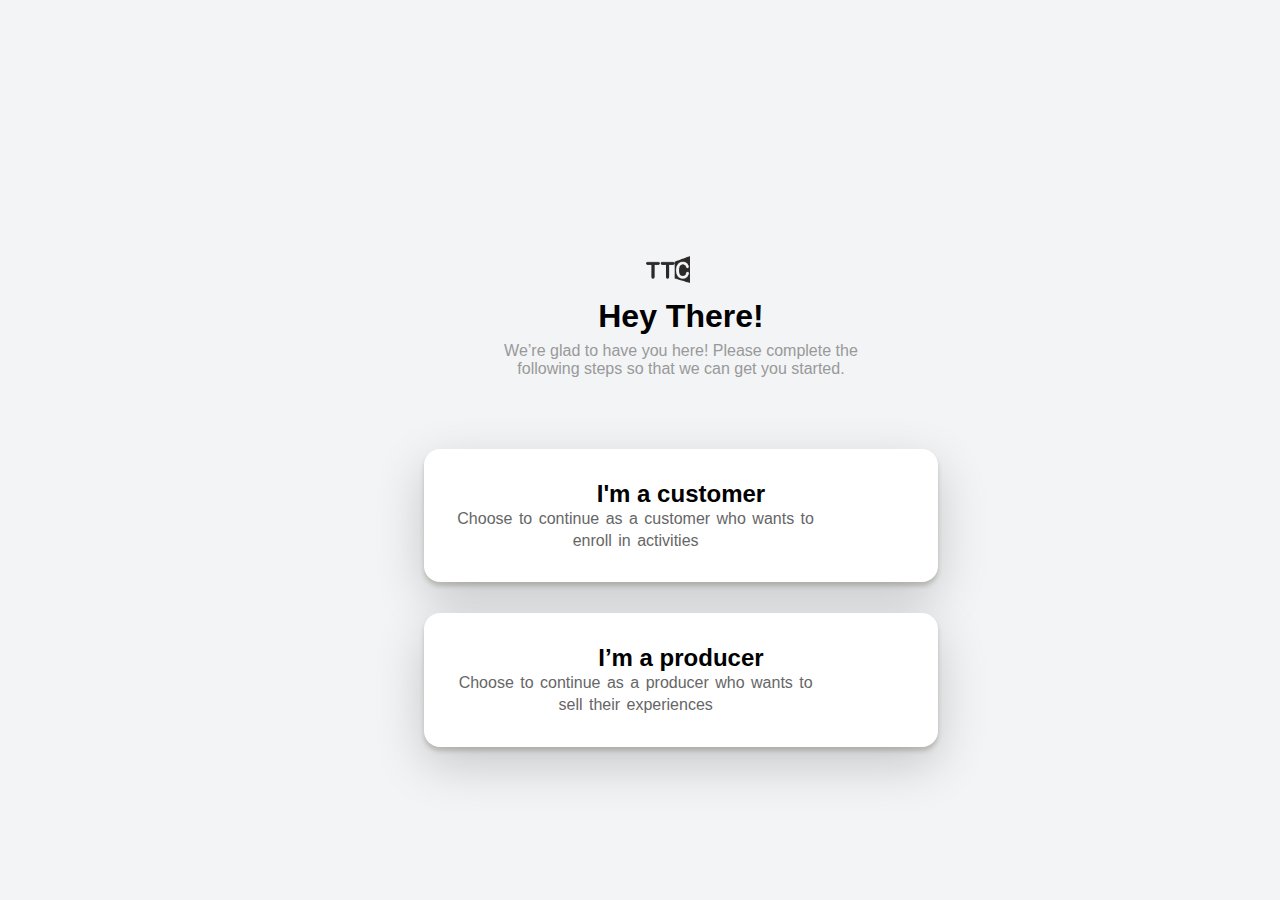
<file: login.html>
<!DOCTYPE html>
<html lang="en">
<head>
    <meta charset="UTF-8">
    <meta name="viewport" content="width=device-width, initial-scale=1.0">
    <title>Choose b/w customer & user</title>
    <link rel="stylesheet" href="login.css">
</head>
<body>
    <div class="container">

        <div class="left-side">
            <img src="Landingpage.jpg">
        </div>

        <div class="right-side">
            <div class="logo">
                <img src="logo.png">
                <h1>Hey There!</h1>
                <p>We’re glad to have you here! Please complete the <br>following steps so that we can get you started.</p>
                <div class="Rectangle16"></div>
                <div class="Rectangle17"></div>
                <div class="Rectangle19"></div>
                <div class="Rectangle18"></div>
            </div>

            <div class="options">
                <div class="first">
                    <a href="login2.html">
                        <h2>I'm a customer</h2>
                        <p>Choose to continue as a customer who wants to enroll in activities</p>
                    </a>
                </div>
                <div class="second">
                    <a href="login2.html">
                        <h2>I’m a producer</h2>
                        <p>Choose to continue as a producer who wants to sell their experiences</p>
                    </a>
                </div>
            </div>
        </div>
    </div>
</body>
</html>
</file>
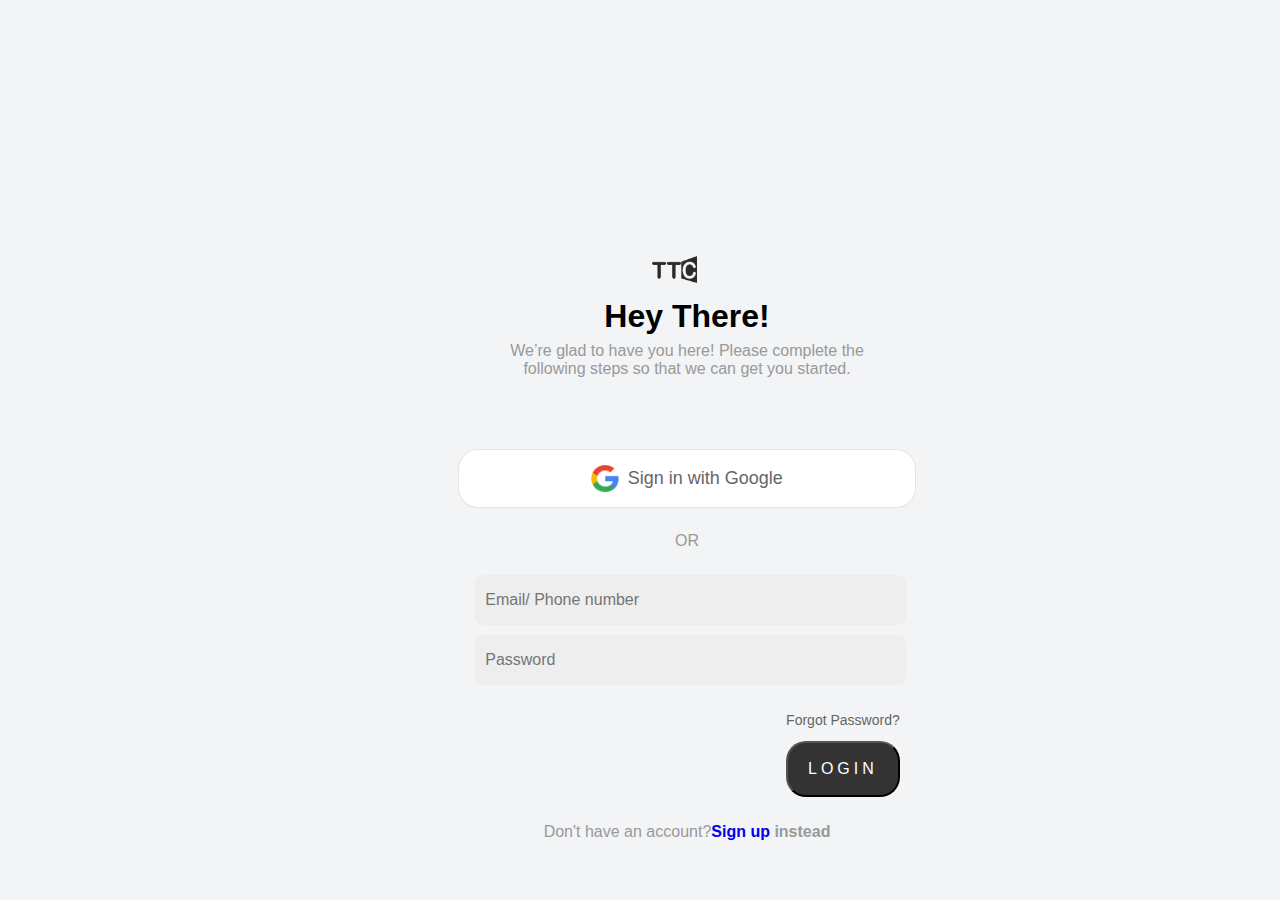
<file: login2.html>
<!DOCTYPE html>
<html lang="en">
<head>
    <meta charset="UTF-8">
    <meta name="viewport" content="width=device-width, initial-scale=1.0">
    <title>login</title>
    <link rel="stylesheet" type="text/css" href="login2.css">
  
</head>
<body>

    <div class="container">

        <div class="left-side">
            <img src="Landingpage.jpg">
        </div>

        <div class="right-side">
            <div class="logo">
                <img src="logo.png">
                <h1>Hey There!</h1>
                <p>We’re glad to have you here! Please complete the <br>following steps so that we can get you started.</p>
                <div class="Rectangle16"></div>
                <div class="Rectangle17"></div>
                <div class="Rectangle19"></div>
                <div class="Rectangle18"></div>
            </div>

           <button class="btn2"><img src="google.png" class="google">Sign in with Google</button>
           <p class="or">OR</p>
      
           <!-- FORM -->
           <div class="Form">
            <input type="text" id="Email" placeholder="Email/ Phone number"></input>
            <input type="password" id="password" placeholder="Password"></input>
            </div>
            <p class="pass">Forgot Password?</p>

           <button class="btn"><a href="login3.html">LOGIN</a></button>
           <p class="account">Don't have an account?<b><a href="#">Sign up</a>&nbsp;instead</b></p> 

           </div>
        </div>
    </div>

</body>
</html>
</file>
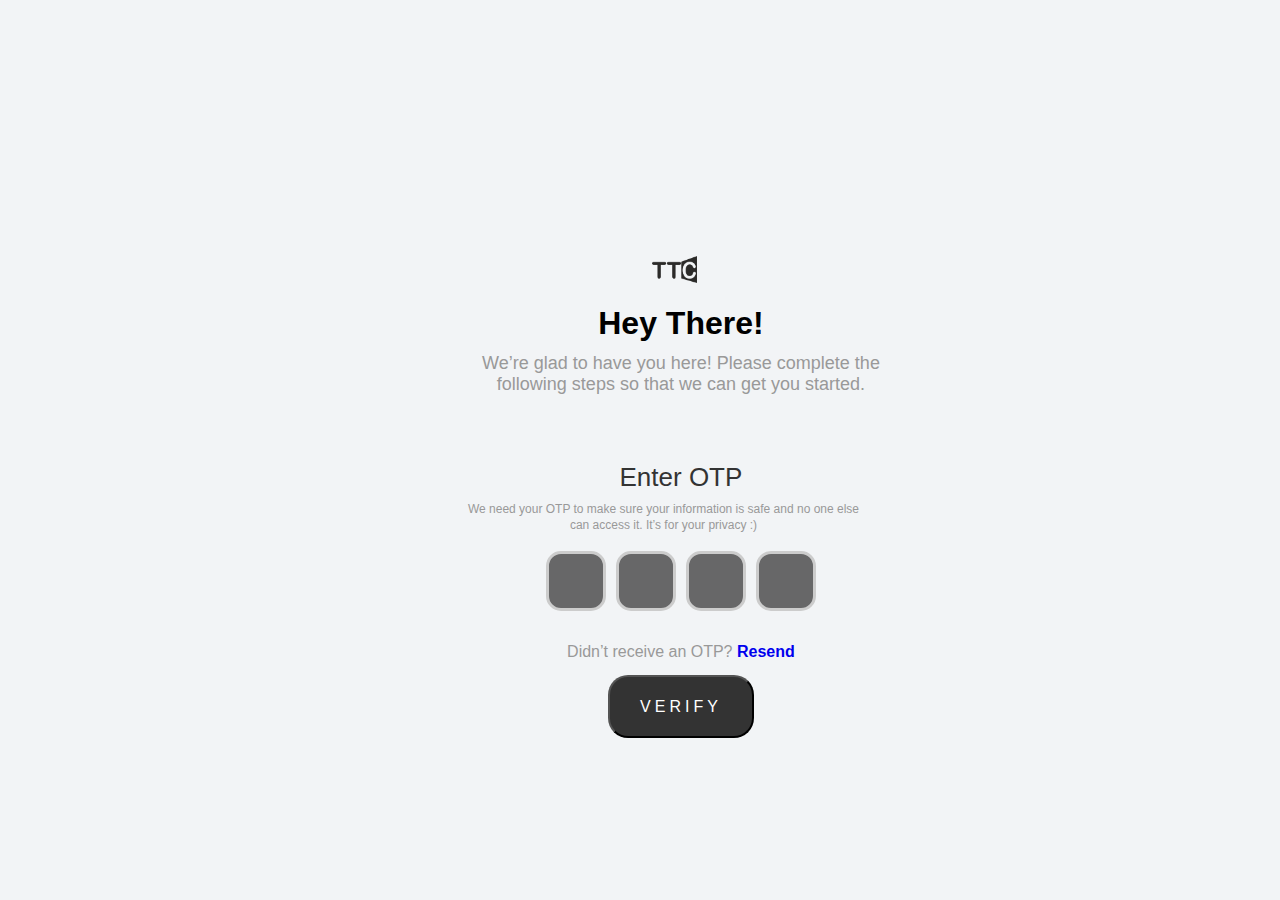
<file: login3.html>
<!DOCTYPE html>
<html lang="en">
<head>
    <meta charset="UTF-8">
    <meta name="viewport" content="width=device-width, initial-scale=1.0">
    <title>verify account</title>
    <link rel="stylesheet" href="login3.css">
</head>
<body>
    <div class="container">

        <div class="left-side">
            <img src="Landingpage.jpg">
        </div>

        <div class="right-side">
            <div class="logo">
                <img src="logo.png">
                <h1>Hey There!</h1>
                <p>We’re glad to have you here! Please complete the <br>following steps so that we can get you started.
                </p>
                <div class="Rectangle16"></div>
                <div class="Rectangle17"></div>
                <div class="Rectangle19"></div>
                <div class="Rectangle18"></div>

                <h2 class="heading">Enter OTP</h2>
                <h3>We need your OTP to make sure your information is safe and no one else can access it. It’s for your privacy :)</h3>
            </div>

            <br>
            <div class="otp-container">
                <input type="text" class="otp-input" maxlength="1">
                <input type="text" class="otp-input" maxlength="1">
                <input type="text" class="otp-input" maxlength="1">
                <input type="text" class="otp-input" maxlength="1">
            </div>

            <p class="account">Didn’t receive an OTP?<b><a href="#"> Resend</a></b></p>
            <button class="btn"><a href="login4.html">VERIFY</a></button>
        </div>
    </div>
</body>

<!-- script -->
<script>
    const otpInputs = document.querySelectorAll(".otp-input");

    otpInputs.forEach(function (input, index) {
        input.addEventListener("input", function () {
            if (input.value.length === 1) {
                // Move to the next input field
                if (index < otpInputs.length - 1) {
                    otpInputs[index + 1].focus();
                }
            } else if (input.value.length === 0) {
                // Move to the previous input field when backspacing
                if (index > 0) {
                    otpInputs[index - 1].focus();
                }
            }
        });
    });
</script>
    
</body>
</html>
</file>
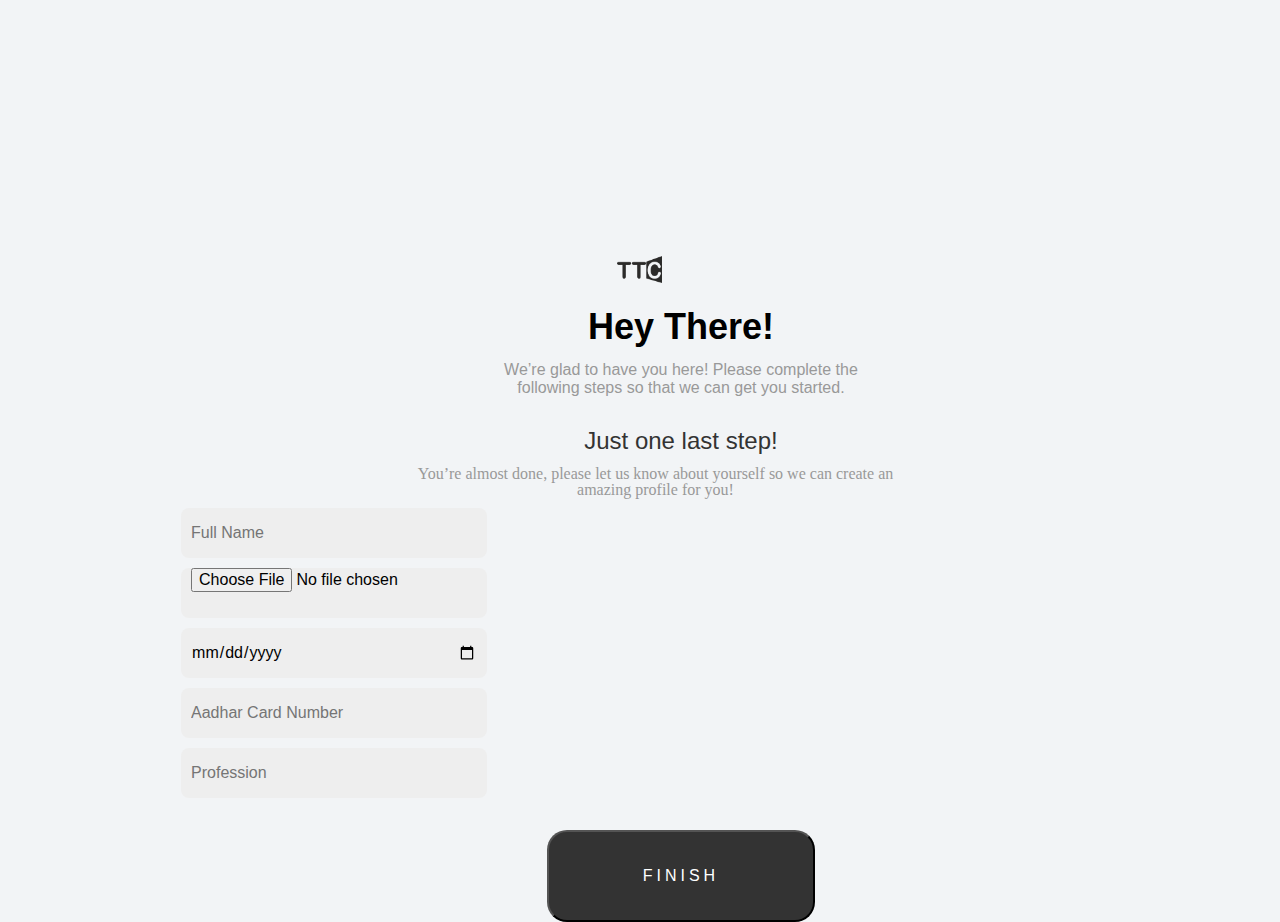
<file: login4.html>
<!DOCTYPE html>
<html lang="en">
<head>
    <meta charset="UTF-8">
    <meta name="viewport" content="width=device-width, initial-scale=1.0">
    <title>Personal Info</title>
    <link rel="stylesheet" type="text/css" href="login4.css">
</head>
<body>
    <div class="container">

        <div class="left-side">
            <img src="Landingpage.jpg">
        </div>

        <div class="right-side">
            <div class="logo">
                <img src="logo.png">
                <h1>Hey There!</h1>
                <p>We’re glad to have you here! Please complete the <br>following steps so that we can get you started.
                </p>
                <div class="Rectangle16"></div>
                <div class="Rectangle17"></div>
                <div class="Rectangle19"></div>
                <div class="Rectangle18"></div>

                <h2 class="heading">Just one last step!</h2>
                <h5>You’re almost done, please let us know about yourself so we can create an amazing profile for you!</h5>
            </div>   
            
             <!-- FORM -->
            <div class="Form">
                <input type="text" id="name" placeholder="Full Name">
                <input id="image" type="file" name="profile_photo" placeholder="Photo" required="" capture>
                <input type="date"  placeholder="D.O.B">
                <input type="text" data-type="adhaar-number" placeholder="Aadhar Card Number" maxLength="12">
                <input type="text" id="profession" placeholder="Profession">
            </div>
            <button class="btn"><a href="QR Code.html">FINISH</a></button>
</body>
</html>
</file>
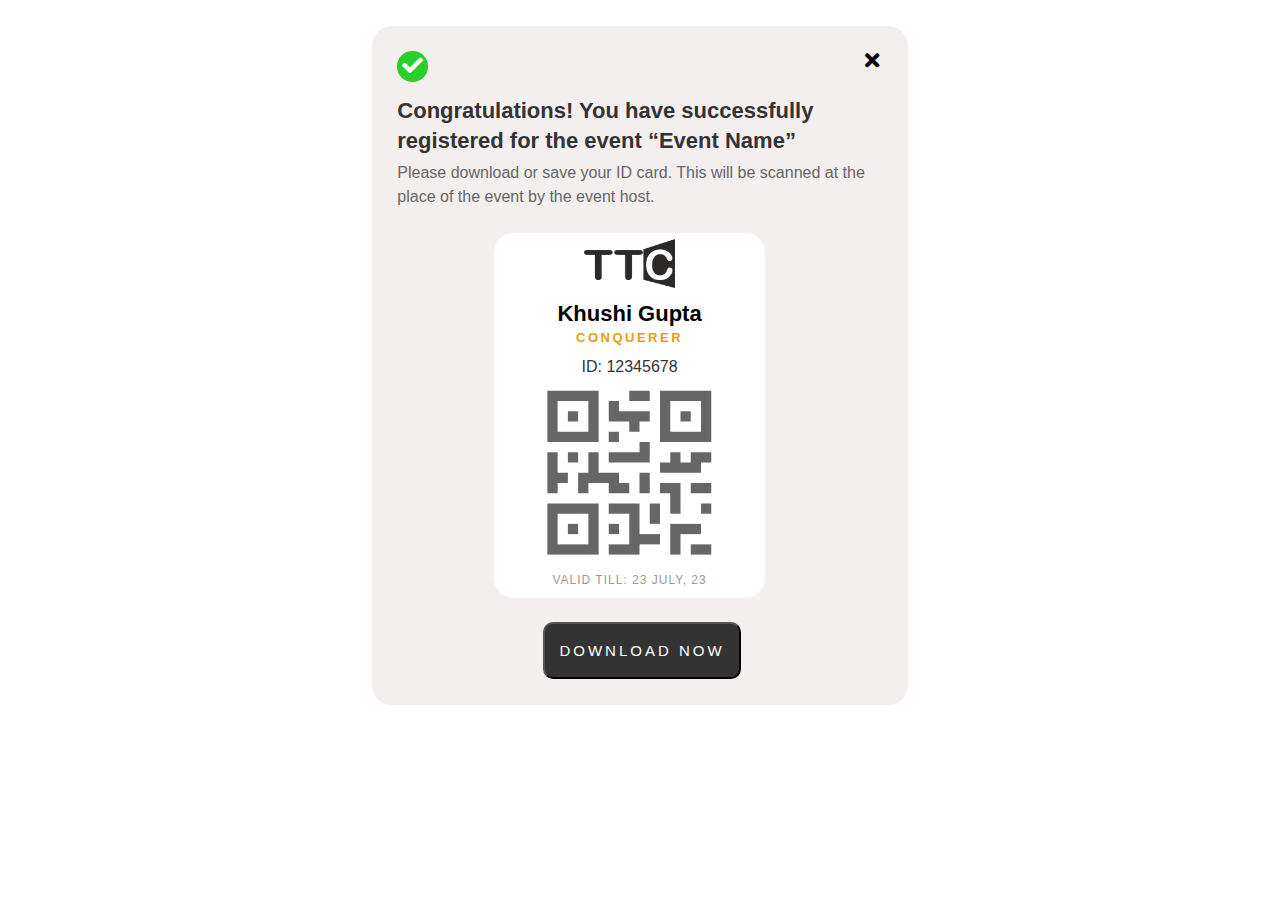
<file: QR Code.html>
<!DOCTYPE html>
<html lang="en">
<head>
    <meta charset="UTF-8">
    <meta name="viewport" content="width=device-width, initial-scale=1.0">
    <title>ID CARD Generation</title>
    <link rel="stylesheet" href="QR Code.css">
    <link href="https://cdnjs.cloudflare.com/ajax/libs/font-awesome/5.15.1/css/all.min.css" rel="stylesheet"/>
    <link rel="stylesheet" href="https://unpkg.com/boxicons@latest/css/boxicons.min.css">
</head>
<body>

<div class="container">

  <div class="content">
    <div class="icons">
      <i class="fa fa-check tick"></i>
      <i class="fa fa-times cross"></i>
    </div>
    <h1>Congratulations! You have successfully registered for the event “Event Name”</h1>
    <p class="para">Please download or save your ID card. This will be scanned at the place of the event by the event host.</p>
    <div class="card">
       <img src="logo.png" class="logo">
       <h2>Khushi Gupta</h2>
       <p class="conquer">CONQUERER</p>
       <p class="id">ID: 12345678</p>
       <img src="qr-code 1.jpg" class="qr">
       <p class="validity">VALID TILL: 23 JULY, 23</p>
    </div>
    <button class="btn">DOWNLOAD NOW</button>
  </div>

</div>

</body>
</html>
<!-- <!DOCTYPE html>
<html lang="en">
<head>
    <meta charset="UTF-8">
    <meta name="viewport" content="width=device-width, initial-scale=1.0">
    <title>Event Registration Card</title>
    <link rel = "stylesheet" type=" text/css" href="QR Code.css">
</head>
<body>
    <div class="card1">
        <button id="close-button" class="close-button">Close</button>
        <h1><center>Congratulations!</center></h1><p>You have successfully registered for the event "Event Name".</p>
        <p>Please download or save your ID card. This will be scanned at the place of the event by the event host.</p>
    
      <div class="card2">
        <br>
    <div class="logo"> </div>
      <br>
    <div class="name"><b>Khushi Gupta</b></div>
    <div class="name2">CONQUERER</div>
    <br>
    <div class="name3">ID: 123456778</div>
    <div class="qr-code"></div>
    <div class="name4">VALID TILL: 23 JULY, 23</div>
    


</div>
    <div class="download-button">Download</div>

</div>



</body>
</html> -->
</file>
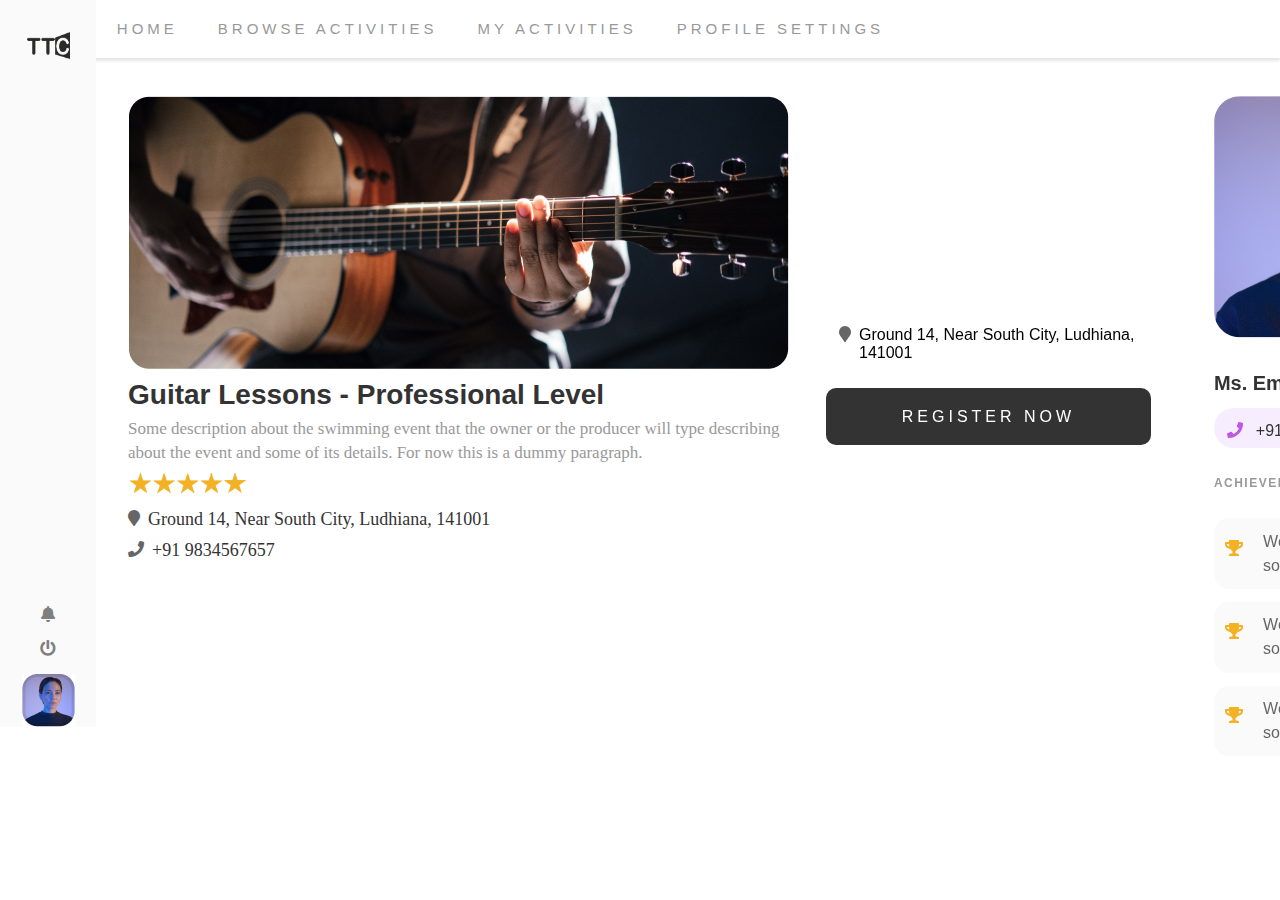
<file: Register.html>
<!DOCTYPE html>
<html lang="en">
<head>
    <meta charset="UTF-8">
    <meta name="viewport" content="width=device-width, initial-scale=1.0">
    <title>Browse Activities</title>
    <link rel="stylesheet" href="Register.css">
    <link href="https://cdnjs.cloudflare.com/ajax/libs/font-awesome/5.15.1/css/all.min.css" rel="stylesheet"/>
    <link rel="stylesheet" href="https://unpkg.com/boxicons@latest/css/boxicons.min.css">
</head>
<body>
     <!-- NAVBAR -->
<header>
    <div class="mainbar">
        <ul class="nav">
            <li><a href="Dashboard.html">HOME</a></li>
            <li><a href="map.html">BROWSE ACTIVITIES</a></li>
            <li><a href="Register.html">MY ACTIVITIES</a></li>
            <li><a href="login.html">PROFILE SETTINGS</a></li>
        </ul>
    </div>

    <div class="bx bx-menu" id="menu-icon"></div>

    <div class="sidebar">
        <img src="logo.png" class="logo">
      <div class="nav-icons">
        <i class="fa fa-bell"></i>
        <i class="fa fa-power-off"></i>
        <img src="women 2.jpg" class="profile">
      </div>
    </div>
</header>

<div class="container">

    <div class="guitar-img">
        <img src="guitar 2.jpg">
        <h2>Guitar Lessons - Professional Level</h2>
        <p>Some description about the swimming event that the owner or the producer will type describing about the event and some of its details. For now this is a dummy paragraph.
        </p>
        <img src="5 stars.jpg" class="stars">
        <div class="location">
            <i class="fa fa-map-marker"></i>
            <p>Ground 14, Near South City, Ludhiana, 141001</p>
        </div>
        <div class="contact">
            <i class="fa fa-phone"></i>
            <p>+91 9834567657</p>
        </div>
    </div>

    <div class="map">
        <iframe
            src="https://www.google.com/maps/embed?pb=!1m18!1m12!1m3!1d3425.1636306278497!2d75.86020107544583!3d30.854093474525975!2m3!1f0!2f0!3f0!3m2!1i1024!2i768!4f13.1!3m3!1m2!1s0x391a839685c40fcf%3A0xddbb6d9228dcc829!2sTTC(THINGS%20TO%20CONQUER)%20Guitar%20Classes!5e0!3m2!1sen!2sin!4v1696609687736!5m2!1sen!2sin"
            width="250" height="200" style="border:0;" allowfullscreen="" loading="lazy"
            referrerpolicy="no-referrer-when-downgrade">
        </iframe>
        <div class="location2">
            <i class="fa fa-map-marker"></i>
            <p>Ground 14, Near South City, Ludhiana, 141001</p>
        </div>
        <div class="btn"><a href="QR Code.html">REGISTER NOW</a></div>
    </div>

    <div class="profile2">
        <img src="women.jpg">
        <p class="host">Meet your host</p>
        <h2>Ms. Emma Ronney <img src="verified.jpg" class="verified"></h2>
        <div class="contact2">
            <i class="fa fa-phone call"></i>
            <p>+91 9834567657</p>
        </div>
        <p class="heading">Achievements and awards</p>
        <div class="awards">
            <div class="first">
                <i class="fa fa-trophy"></i>
                <p>Won something something in 2021</p>
            </div>
            <div class="second">
                <i class="fa fa-trophy"></i>
                <p>Won something something in 2021</p>
            </div>
            <div class="third">
                <i class="fa fa-trophy"></i>
                <p>Won something something in 2021</p>
            </div>
        </div>
    </div>
</div>

    <!-- JAVASCRIPT -->
    <script>
        let menu = document.querySelector('#menu-icon');
        let navbar = document.querySelector('.nav');

        menu.onclick = () => {
            menu.classList.toggle('bx-x');
            navbar.classList.toggle('open');
        }
    </script>
</body>
</html>
</file>
<file: login.css>
*{
    background-color: rgb(242, 244, 246);
    padding: 0;
    margin: 0;
    box-sizing: border-box;
    font-family: 'Poppins', sans-serif;
    text-decoration: none;
    list-style: none;
}
.container{
    display: flex;
}
/* LEFT-SIDE */
.left-side img{
    height: 730px;
}
/* RIGHT-SIDE */
.right-side{
    display: flex;
    flex-direction: column;
    justify-content: center;
    align-items: center;
    /* margin-bottom: 5%; */
    margin-left: 12%;
}
.logo img{
    width: 44.761px;
    height: 27.301px;
    margin-left: 40%;
    /* align-items: center; */
}
h1{
    text-align: center;
    margin-top: 3%;
}
.logo p{
    text-align: center;
    margin-top: 2%;
    color: rgba(153, 153, 153, 1);
    margin-bottom: 20%;
}
.options{
    /* display: flex; */
    flex-direction: column;
    align-items: center;
    justify-content: center;
    cursor: pointer;
}
.options a{
    background-color: rgba(255, 255, 255, 1);
    color: black;
}
.first:hover, .second:hover{
    box-shadow: 0 15px 18px 0 rgba(75, 66, 43, 0.24), 0 17px 50px 0 rgba(0,0,0,0.19);
}
.first, .second{
    background-color: rgba(255, 255, 255, 1);
    padding: 6%;
    border-radius: 1rem;
    width: 100%;
    margin-bottom: 6%;
    /* margin-top: 4%; */
    box-shadow: 0 4px 4px 0 rgba(75, 66, 43, 0.24), 0 17px 50px 0 rgba(0,0,0,0.19);
}
.first h2, .second h2{
    background-color: rgba(255, 255, 255, 1);
    text-align: center;
}
.first p, .second p{
    text-align: center;
    background-color: rgba(255, 255, 255, 1);
    color: rgba(102, 102, 102, 1);
    width: 80%;
    line-height: 22px;
    word-spacing: 2px;
}
@media (max-width: 1350px){
    .left-side{
        display: none;
    }
    .container{
        display: flex;
        flex-direction: column;
        justify-content: center;
        align-items: center;
        margin-top: 20%;
        margin-right: 5%;
    }
}
</file>
<file: login2.css>
*{
    background-color: rgb(242, 244, 246);
    padding: 0;
    margin: 0;
    box-sizing: border-box;
    font-family: 'Poppins', sans-serif;
    text-decoration: none;
    list-style: none;
}
.container{
    display: flex;
}

/* LEFT-SIDE */
.left-side img{
    height: 730px;
}

/* RIGHT-SIDE */
.right-side{
    display: flex;
    flex-direction: column;
    justify-content: center;
    align-items: center;
    margin-left: 13%;
}
.logo img{
    width: 45.761px;
    height: 27.301px;
    margin-left: 40%;
}
h1{
    text-align: center;
    margin-top: 3%;
}
.logo p{
    text-align: center;
    margin-top: 2%;
    color: rgba(153, 153, 153, 1);
    margin-bottom: 20%;
}
.btn2{
    display: flex;
    align-items: center;
    justify-content: center;
    gap: 2%;
    width: 100%;
    background-color:white;
    color: #666;
    padding: 15px 0;
    font-size: 18px;
    font-weight: 500;
    border-radius: 20px;
    border: 1px solid rgba(0, 0, 0, 0.10);
    cursor: pointer;
}
.google{
    background: transparent;
    width: 6%;
}
.btn2:hover{
    box-shadow: 0 3px 5px 0 rgba(75, 66, 43, 0.24);
}
.or{
    color: #999;
    text-align: center;
    font-size: 16px;
    margin-top: 2%;
    font-weight: 400;
    line-height: 48px; 
}
.Form{
    margin-right: 90%;
}
form{
    height:200px;
    background-color: rgba(238, 238, 238, 1);
    align-items: center;
    border-radius: 10px;
    border: 2px solid rgba(248, 245, 248, 0.944);
}
input {
    width: 940%;
    margin-left: 200%;
    border: 0;
    height: 50px;
    background-color: rgba(238, 238, 238, 1);
    border-radius:8px;
    padding: 0 10px;
    margin-top: 10px;
    font-size: 16px;
    font-weight: 400;
    margin-left: 38%;
}
.pass{
    width: 100%;
    margin-top: 5%;
    margin-left: 68%;
    color: #666;
    text-align: center;
    font-size: 14px;
    font-weight: 500;
    line-height: 24px; /* 171.429% */
}
/* ::placeholder {
    color: white; 
}  */
.btn{
    margin-left: 68%;
    margin-top: 2%;
    width: 25%;
    background-color:rgba(51, 51, 51, 1);
    padding: 3%;
    color: #FFF;
    text-align: center;
    font-size: 16px;
    font-weight: 500;
    line-height: 24px;
    letter-spacing: 4px;
    border-radius: 20px;
    cursor: pointer;
}
.btn a{
    background-color:rgba(51, 51, 51, 1);
    color: #FFF;
}
.btn:hover{
    box-shadow: 0 5px 5px 0 rgba(75, 66, 43, 0.24);
}
.account{
    margin-top: 5%;
    color: #999;
    text-align: center;
    font-size: 16px;
    font-weight: 500;
    line-height: 24px;
}
@media (max-width: 1350px){
    .left-side{
        display: none;
    }
    .container{
        display: flex;
        flex-direction: column;
        justify-content: center;
        align-items: center;
        margin-top: 20%;
        margin-right: 5%;
    }
}
</file>
<file: login3.css>
*{
    background-color: rgb(242, 244, 246);
    padding: 0;
    margin: 0;
    box-sizing: border-box;
    font-family: 'Poppins', sans-serif;
    text-decoration: none;
    list-style: none;
}
.container{
    display: flex;
    margin-right:10%;
}

/* LEFT-SIDE */
.left-side img{
    height: 730px;
}

/* RIGHT-SIDE */
.right-side{
    display: flex;
    flex-direction: column;
    justify-content: center;
    align-items: center;
    margin-left: 12%;
}
.logo img{
    width: 44.761px;
    height: 27.301px;
    margin-left: 45%;
}
h1{
    text-align: center;
    margin-top: 3%;
}
.logo p{
    text-align: center;
    margin-top: 2%;
    color: rgba(153, 153, 153, 1);
    margin-bottom: 12%;
    font-size: 18px;
}
/* OTP */
.heading{
    font-size: 26px;
    color: #333;
    text-align: center;
    font-weight: 500;
    line-height: 24px;
}
h3{
    font-weight: 400;
    font-size: 12px;
    line-height: 16px;
    text-align: center;
    color: #999;
    width: 70%;
    margin-left: 12%;
    margin-top: 2%;
}
.otp-container {
    display: flex;
    justify-content: center;
}
.otp-input {
    border-radius: 15px;
    background: rgba(51, 51, 51, 0.73);
    width: 60px;
    height: 60px;
    color: #FFF;
    text-align: center;
    font-size: 34px;
    font-weight: 400;
    line-height: 16px;
    margin: 0 5px;
    border: 3px solid #ccc;
    cursor: pointer;
    /* outline: none; */
}
.account{
    margin-top: 5%;
    color: #999;
    text-align: center;
    font-size: 16px;
    font-weight: 500;
    line-height: 24px;
}
.btn{
    /* margin-left: 68%; */
    margin-top: 2%;
    width: 25%;
    background-color:rgba(51, 51, 51, 1);
    padding: 3%;
    color: #FFF;
    text-align: center;
    font-size: 16px;
    font-weight: 500;
    line-height: 24px;
    letter-spacing: 4px;
    border-radius: 20px;
    cursor: pointer;
}
.btn a{
    background-color:rgba(51, 51, 51, 1);
    color: #FFF;

}
.btn:hover{
    box-shadow: 0 8px 8px 0 rgba(75, 66, 43, 0.24);
}
@media (max-width: 1350px){
    .left-side{
        display: none;
    }
    .container{
        display: flex;
        flex-direction: column;
        justify-content: center;
        align-items: center;
        margin-top: 20%;
        margin-right: 5%;
    }
}
</file>
<file: login4.css>
*{
    background-color: rgb(242, 244, 246);
    padding: 0;
    margin: 0;
    box-sizing: border-box;
    font-family: 'Poppins', sans-serif;
    text-decoration: none;
    list-style: none;
}
.container{
    display: flex;
    margin-right:10%;
}
/* LEFT-SIDE */
.left-side img{
    height: 730px;
    background-color:#222;
}
/* RIGHT-SIDE */
.right-side{
    display: flex;
    flex-direction: column;
    justify-content: center;
    align-items: center;
    /* margin-bottom: 5%; */
    margin-left: 12%;
}
.logo img{
    width: 44.761px;
    height: 27.301px;
    margin-left: 30%;
    /* align-items: center; */
}
h1{
    text-align: center;
    margin-top: 3%;
}
.logo p{
    text-align: center;
    margin-top: 2%;
    color: rgba(153, 153, 153, 1);
    background-color: rgb(242, 244, 246);
    padding: 0;
    margin: 0;
    box-sizing: border-box;
    font-family: 'Poppins', sans-serif;
    text-decoration: none;
    list-style: none;
}
.container{
    display: flex;
    margin-right:10%;
}
/* LEFT-SIDE */
.left-side img{
    height: 730px;
}
/* RIGHT-SIDE */
.right-side{
    display: flex;
    flex-direction: column;
    justify-content: center;
    align-items: center;
    margin-left: 12%;
}
.logo img{
    width: 44.761px;
    height: 27.301px;
    margin-left: 40%;
    /* align-items: center; */
}
h1{
    text-align: center;
    margin-top: 3%;
    font-size: 36px;
}
.logo p{
    text-align: center;
    margin-top: 2%;
    color: rgba(153, 153, 153, 1);
    margin-bottom: 20%;
    font-size: 16px;
}
/* VERIFICATION */
.heading{
    color: #333;
    text-align: center;
    font-size: 24px;
    font-weight: 400;
    line-height: 24px; 
    margin-top: -15%;
}
h5{
    width: 80%;
    margin-left: 6%;
    margin-top: 2%;
    color: #999;
    text-align: center;
    font-family: Jost;
    font-size: 16px;
    font-weight: 400;
    line-height: 16px;
}
.Form{
    margin-right: 90%;
}
form{
    height:200px;
    background-color: rgba(238, 238, 238, 1);
    align-items: center;
    border-radius: 10px;
    border: 2px solid rgba(248, 245, 248, 0.944);
}
input {
    width: 290%;
    margin-left: 200%;
    border: 0;
    height: 50px;
    background-color: rgba(238, 238, 238, 1);
    border-radius:8px;
    padding: 0 10px;
    margin-top: 10px;
    font-size: 16px;
    font-weight: 400;
    margin-left: 38%;
}
.btn{
    /* margin-left: 68%; */
    margin-top: 3%;
    width: 25%;
    background-color:rgba(51, 51, 51, 1);
    padding: 3%;
    color: #FFF;
    text-align: center;
    font-size: 16px;
    font-weight: 500;
    line-height: 24px;
    letter-spacing: 4px;
    border-radius: 20px;
    cursor: pointer;
}
.btn a{
    background-color:rgba(51, 51, 51, 1);
    color: #FFF;
}
.btn:hover{
    box-shadow: 0 5px 5px 0 rgba(75, 66, 43, 0.24);
}
@media (max-width: 1350px){
    .left-side{
        display: none;
    }
    .container{
        display: flex;
        flex-direction: column;
        justify-content: center;
        align-items: center;
        margin-top: 20%;
        margin-right: 5%;
    }
    input{
        width: 200%;

    }
}
</file>
<file: QR Code.css>
*{
    padding: 0;
    margin: 0;
    box-sizing: border-box;
    font-family: 'Poppins', sans-serif;
    text-decoration: none;
    list-style: none;
}
.container{
    display: flex;
    justify-content: center;
    align-items: center;
    flex-direction: column;
}
.content{
    margin-top: 2%;
    width: 536.558px;
    padding: 2%;
    border-radius: 20px;
    background: #f3efef;
}
.icons{
    display: flex;
    gap: 90%;
    font-size: 130%;
}
.cross{
    cursor: pointer;
}
.tick{
    padding: 1%;
    border-radius: 50%;
    color: #fff;
    background-color: rgb(42, 207, 42);
}
h1{
    color: #333;
    margin-top: 3%;
    font-size: 22px;
    font-weight: 600;
    line-height: 30px;
}
.para{
    color: #666;
    margin-top: 1%;
    font-size: 16px;
    font-weight: 400;
    line-height: 24px;
}
.card{
    width: 270.36px;
    margin-left: 20%;
    margin-top: 5%;
    border-radius: 20px;
    background: #FFF;
    display: flex;
    justify-content: center;
    flex-direction: column;
    align-items: center;
}
.logo{
    width: 90.193px;
    height: 49.409px;
    margin-top: 2%
}
h2{
    color: #000;
    margin-top: 5%;
    font-size: 22px;
    font-weight: 600;
    line-height: 24px;
}
.conquer{
    color: #E3A10F;
    font-size: 13px;
    font-weight: 600;
    line-height: 24px;
    letter-spacing: 2.5px;
}
.id{
    color: #333;
    font-size: 16px;
    margin-top: 2%;
    font-weight: 400;
    line-height: 24px;
}
.qr{
    margin-top: 4%;
    cursor: pointer;
}
.validity{
    color: #999;
    font-size: 12px;
    font-weight: 400;
    line-height: 24px;
    letter-spacing: 1px;
    margin-top: 5%;
    margin-bottom: 2%;
}
.btn{
    border-radius: 10px;
    background: #333;
    padding: 3%;
    margin-left: 30%;
    margin-top: 5%;
    color: #FFF;
    font-size: 15px;
    font-style: normal;
    font-weight: 500;
    line-height: 24px;
    letter-spacing: 3px;
    cursor: pointer;
}
.btn:hover{
    box-shadow: 0 6px 5px 0 rgba(75, 66, 43, 0.24);
}
</file>
<file: Register.css>
*{
    padding: 0;
    margin: 0;
    box-sizing: border-box;
    font-family: 'Poppins', sans-serif;
    text-decoration: none;
    list-style: none;
}
.sidebar{
    position: fixed;
    display: flex;
    flex-direction: column;
    background: #FAFAFA;
    width: 96.14px;
    gap: 610px;
    margin-top: -5%;
}
.nav-icons{
    display: flex;
    flex-direction: column;
    align-items: center; 
    color: rgb(128, 127, 127);
    background: transparent;
    gap: 18px;
    margin-top: -65%;
    cursor: pointer;
}
.logo{
    margin-left: 28%;
    margin-top: 40%;
    width: 42.753px;
    height: 26.076px;
}
.mainbar{
   box-shadow: 0 3px 3px rgba(0, 0, 0, 0.10);
   padding: 20px;
   margin-left: 6%;
   overflow-x: hidden;
}
.nav{
    display: flex;
    align-items: center;
}
.nav a{
    color: #999;
    text-align: center;
    font-size: 15px;
    letter-spacing: 4px;
    margin:  20px;
    padding: 0px;
    transition: all .3s ease;
}
.nav a:hover{
    color: rgb(83, 85, 86);
}
#menu-icon{
    font-size: 35px;
    color: black;
    background-color: rgb(249, 247, 247);
    cursor: pointer;
    z-index: 1;
    display: none;
}

@media (max-width: 905px){
    #menu-icon{
        display: block;
        margin-left: 125%;
        background: transparent;
    }
    .sidebar{
        display: none;
    }
    .mainbar{
        margin-left: 0;
        background: transparent;
        box-shadow: 5px 5px white;
    }
    .nav{
        position: fixed;
        top: 5%;
        right: -100%;
        width: 50%;
        height: 40vh;
        display: flex;
        background-color: rgb(185, 186, 186);
        flex-direction: column;
        justify-content: flex-start;
        border-radius: 10px;
        transition: all .50s ease;
    }
    .nav a{
        display: block;
        color: #FAFAFA;
        font-size: 14px;
        margin: 20px 0;
        padding: 0px 25px;
        letter-spacing: 2px;
        transition: all .50s ease;
    }
   .nav a:hover{
        color: rgb(66, 86, 97);
        transform: translateY(5px);
    }
    .nav.open{
        right: 2%;
    }
    .container{
        display: flex;
        flex-direction: column;
    } 
    .contact2 p{
        width: 100%;
    }
    .host, .verified{
        margin-top: 2%;
    }
    .host{
        margin-right: 50%;
    }
}

@media (max-width: 1200px){
    .sidebar{
        margin-top: -10%;
    }
    .logo{
        margin-top: 90%;
    }
}
.container{
    padding: 3% 10%;
    display: flex;
    gap: 50px;
}
/* GUITAR-SIDE */
.guitar-img h2{
    color: #333;
    font-size: 28px;
    font-weight: 600;
    line-height: 44px; 
}
.guitar-img p{
    color: #999;
    font-family: Jost;
    font-size: 17px;
    font-weight: 400;
    line-height: 24px;
}
.guitar-img .stars{
    width: 18%;
    margin-top: 1%;
}
.location, .contact{
    display: flex;
    margin-top: 1%;
    gap: 8px;
    cursor: pointer;
}
.location i, .contact i{
    margin-top: .5%;
    color: rgba(102, 102, 102, 1);
}
.location p, .contact p{
    color: #333;
    font-size: 18px;
    font-weight: 400;
}
/* MAP(CENTER) */
.location2{
    display: flex;
    margin-top: 8%;
    gap: 8px;
    cursor: pointer;
}
.location2 i{
    color: rgba(102, 102, 102, 1);
}
.btn{
    width: 324.88px;
    height: 57.062px;
    border-radius: 10px;
    background: #333;
    margin-top: 8%;
    margin-left: -4%;
    padding: 5%;
    cursor: pointer;
    text-align: center;
    font-size: 16px;
    font-weight: 500;
    line-height: 24px; 
    letter-spacing: 4px;
}
.btn a{
    color: #FFF;
}
.btn:hover{
    box-shadow: 0 3px 5px 0 rgba(75, 66, 43, 0.24);
}
/* PROFILE */
.host{
    color: #999;
    text-align: center;
    font-size: 14px;
    font-weight: 400;
    line-height: 24px; 
}
.profile2 h2{
    color: #333;
    width: 100%;
    font-size: 20px;
    font-weight: 600;
    line-height: 24px;
}
.verified{
    margin-bottom: -2%;
}
.contact2{
    display: flex;
    gap: 7%;
    border-radius: 100px;
    background: #F6EEFF;
    width: 205.041px;
    height: 40px;
    padding: 6%;
    cursor: pointer;
    margin-top: 6%;
}
.call{
    color: rgba(192, 87, 229, 1);
}
.contact2 p{
    color: #333;
    font-size: 16px;
    font-weight: 500;
}
.heading{
    color: #999;
    font-size: 12px;
    font-weight: 600;
    line-height: 70px; 
    letter-spacing: 1.5px;
    text-transform: uppercase;
}
.first, .second, .third{
    display: flex;
    gap: 20px;
    margin-bottom: 6%;
    padding: 5%;
    border-radius: 15px;
    background: #FAFAFA;
    flex-shrink: 0;
}
.first i, .second i, .third i{
    color: rgba(242, 178, 36, 1);
    margin-top: 5%
}
.first p, .second p, .third p{
    color: #666;
    font-size: 16px;
    font-weight: 400;
    line-height: 24px;
}
</file>
